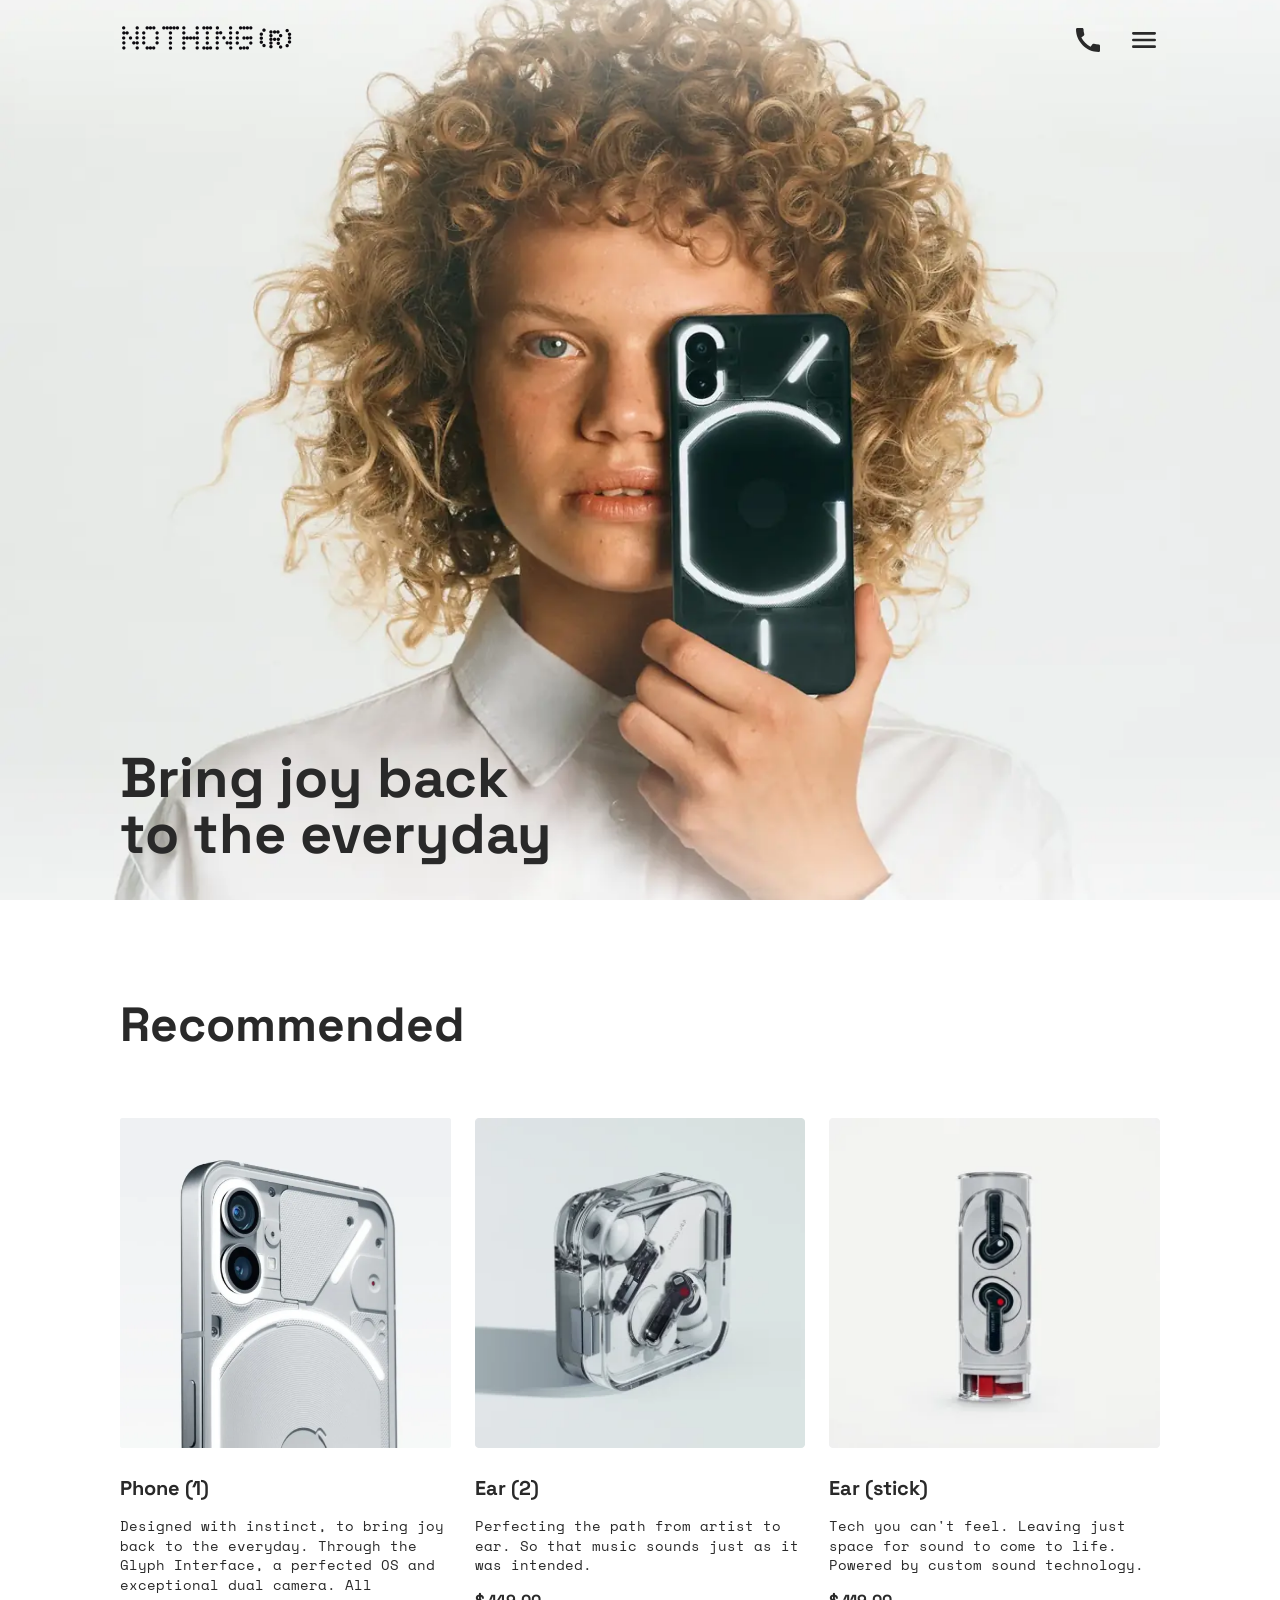
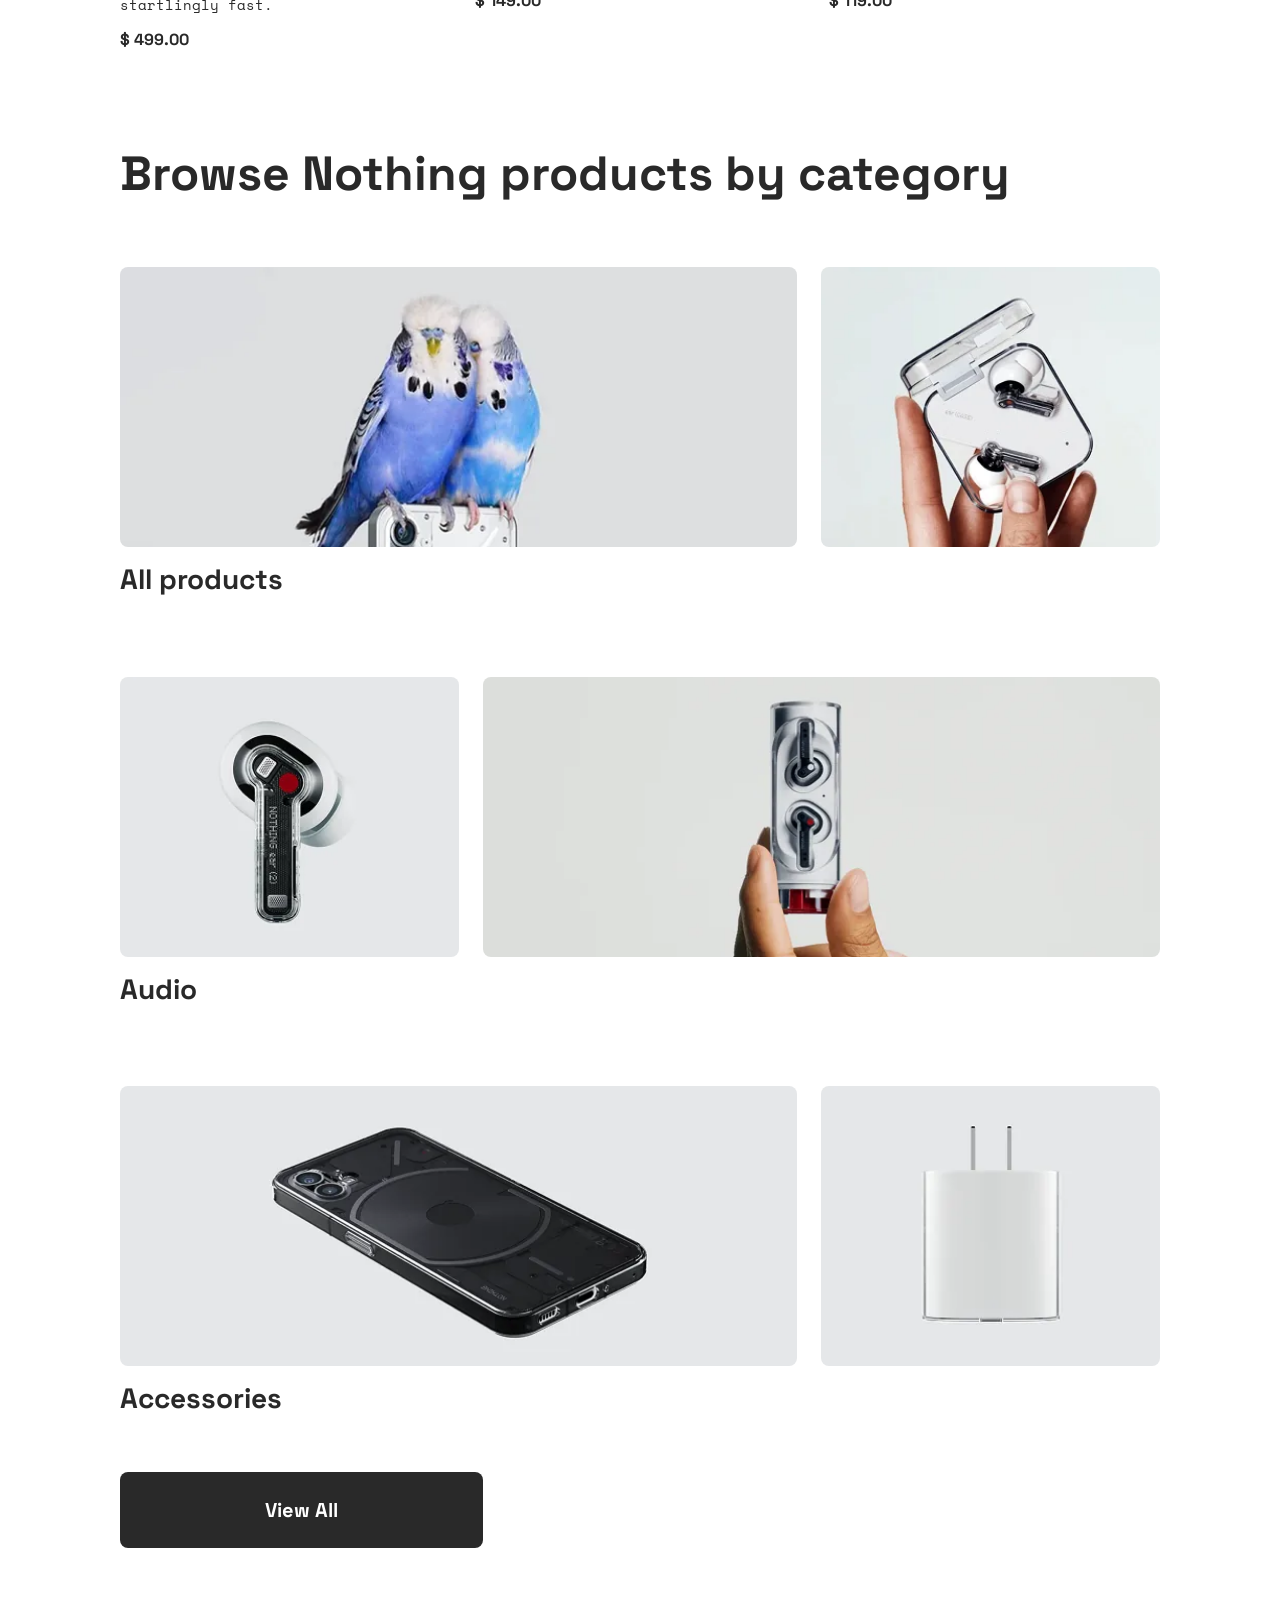
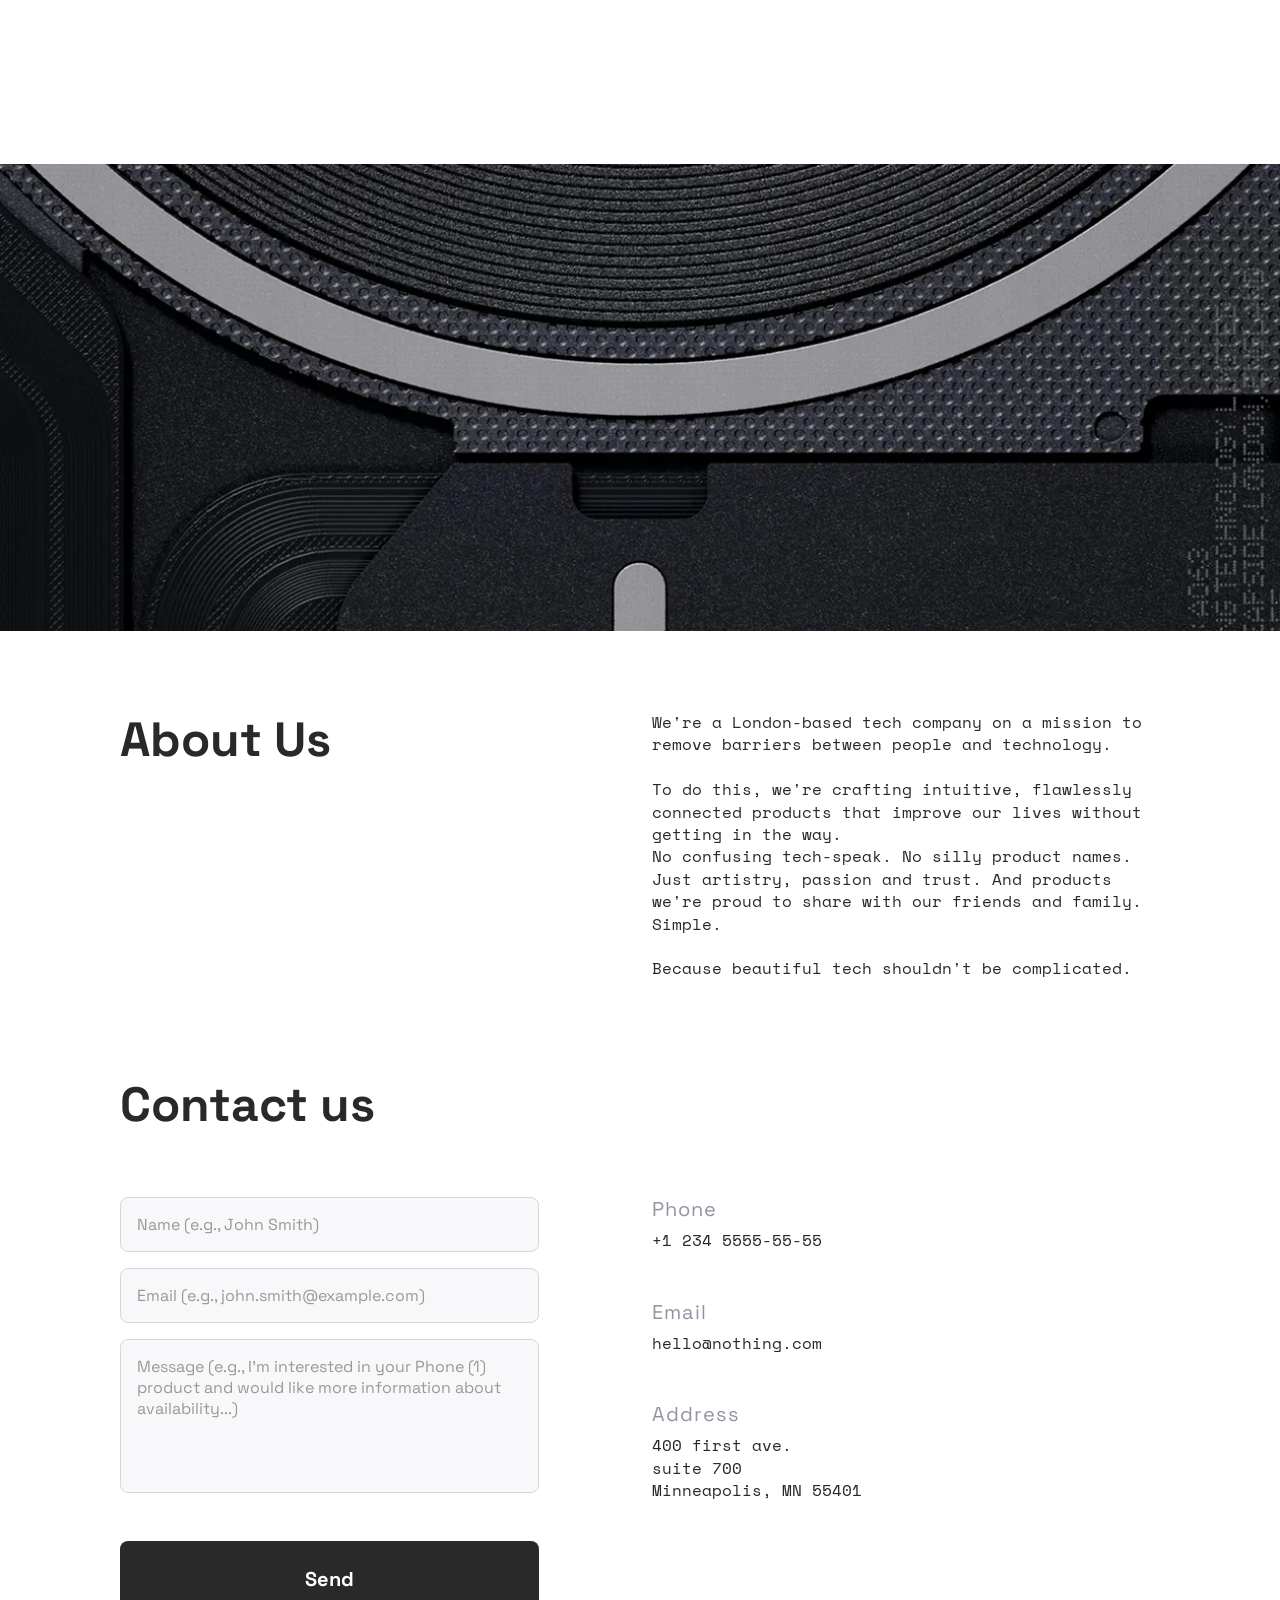
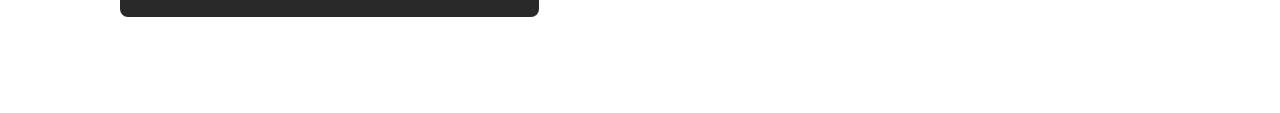
<file: index.html>
<!doctype html><html lang="en" class="page"><head><meta charset="utf-8"><meta name="viewport" content="width=device-width, initial-scale=1.0"><title>Nothing Online Store</title><link rel="icon" type="image/png" href="logo.074dcd51.png"><link rel="preload" as="image" href="background-mobile.a2f8990d.webp" fetchpriority="high"><link rel="preload" as="font" type="font/woff2" href="space-grotesk-latin.17d45361.woff2" crossorigin><link rel="stylesheet" href="index.c1f791de.css"><script src="index.cabb280d.js" defer></script></head><body class="page__body"> <header class="header"> <div class="top-bar"> <a href="#" alt="Logo of the company"> <img src="logo.074dcd51.png" alt="Logo of the company" width="172" height="24"> </a> <div class="top-bar__icons"> <a href="tel:+123455555555" class="icon phone--icon"> <span class="phone--icon__tooltip">+1 234 5555-55-55</span> </a> <a href="#menu" class="burger--icon icon"></a> </div> </div> <div class="header-bottom"></div> <h1 class="header-title"> Bring joy back <br> to the everyday </h1> </header> <aside class="menu page__menu" id="menu"> <div class="menu__top top-bar"> <a href="#" alt="Logo of the company"> <img src="logo.074dcd51.png" alt="Logo of the company" width="172" height="24"> </a> <a href="#" class="icon icon--close"></a> </div> <div class="menu__content"> <nav class="menu__nav nav"> <ul class="nav__list"> <li class="nav__item"> <a class="nav__link" href="#"> Home </a> </li> <li class="nav__item"> <a class="nav__link" href="#recommended"> Recommended </a> </li> <li class="nav__item"> <a class="nav__link" href="#categories"> Store </a> </li> <li class="nav__item"> <a class="nav__link" href="#login"> Login </a> </li> <li class="nav__item"> <a class="nav__link" href="#about"> About Us </a> </li> <li class="nav__item"> <a class="nav__link" href="#contacts"> Contacts </a> </li> </ul> </nav> <a href="tel:+123455555555" class="menu__phone-number"> +1 234 5555-55-55 </a> <a href="tel:+123455555555" class="menu__call-to-order"> Call to order </a> </div> </aside> <main class="main"> <section id="recommended" class="recommended"> <h2 class="section-title">Recommended</h2> <div class="recommended__products"> <article class="product"> <a href="#"> <picture> <source media="(min-width: 1260px)" srcset="Phone(1).a5aa045f.webp"> <source media="(min-width: 744px)" srcset="Phone(1).a63c8241.webp"> <img src="Phone(1).755f3a6e.webp" alt="Phone" class="product__photo" width="280" height="280" loading="lazy" decoding="async"> </picture> </a> <h3 class="product__title">Phone (1)</h3> <p class="product__description"> Designed with instinct, to bring joy back to the everyday. Through the Glyph Interface, a perfected OS and exceptional dual camera. All startlingly fast. </p> <p class="product__price">$ 499.00</p> </article> <article class="product"> <a href="#"> <picture> <source media="(min-width: 1260px)" srcset="Ear(2).ebf465b5.webp"> <source media="(min-width: 744px)" srcset="Ear(2).4c6be554.webp"> <img src="Ear(2).78d8d0b7.webp" alt="Ear (2)" class="product__photo" width="280" height="280" loading="lazy" decoding="async"> </picture> </a> <h3 class="product__title">Ear (2)</h3> <p class="product__description"> Perfecting the path from artist to ear. So that music sounds just as it was intended. </p> <p class="product__price">$ 149.00</p> </article> <article class="product"> <a href="#"> <picture> <source media="(min-width: 1260px)" srcset="Ear(stick).253a4227.webp"> <source media="(min-width: 744px)" srcset="Ear(stick).00a51aeb.webp"> <img src="Ear(stick).9cb5b276.webp" alt="Ear (stick)" class="product__photo" width="280" height="280" loading="lazy" decoding="async"> </picture> </a> <h3 class="product__title">Ear (stick)</h3> <p class="product__description"> Tech you can't feel. Leaving just space for sound to come to life. Powered by custom sound technology. </p> <p class="product__price">$ 119.00</p> </article> </div> </section> <section id="categories" class="categories"> <h2 class="section-title">Browse Nothing products by category</h2> <div class="categories__grid"> <article class="category"> <a href="#" class="category__link"> <div class="category__images"> <img src="all-products-1.67648f8a.webp" alt="All products" class="category__image category__image--large" width="672" height="324" loading="lazy" decoding="async"> <img src="all-products-2.66830a2c.webp" alt="All products" class="category__image category__image--small" width="324" height="324" loading="lazy" decoding="async"> </div> <h3 class="category__title">All products</h3> </a> </article> <article class="category"> <a href="#" class="category__link"> <div class="category__images"> <img src="audio-1.bb179431.webp" alt="Audio products" class="category__image category__image--large" width="324" height="324" loading="lazy" decoding="async"> <img src="audio-2.83bed8e4.webp" alt="Audio products" class="category__image category__image--small" width="672" height="324" loading="lazy" decoding="async"> </div> <h3 class="category__title">Audio</h3> </a> </article> <article class="category"> <a href="#" class="category__link"> <div class="category__images"> <img src="accessories-1.71175775.webp" alt="Accessories" class="category__image category__image--large" width="672" height="324" loading="lazy" decoding="async"> <img src="accessories-2.3299da1e.webp" alt="Accessories" class="category__image category__image--small" width="324" height="324" loading="lazy" decoding="async"> </div> <h3 class="category__title">Accessories</h3> </a> </article> </div> <div class="categories__button-container"> <button class="categories__view-all-btn">View All</button> </div> </section> <div class="footer-image"> <img src="footer_img.dfc6afe5.webp" alt="Footer image" class="footer-image__img" width="1260" height="460" loading="lazy" decoding="async"> </div> <section id="about" class="about"> <h2 class="about__title section-title">About Us</h2> <p class="about__text"> We're a London-based tech company on a mission to remove barriers between people and technology. <br> <br> To do this, we're crafting intuitive, flawlessly connected products that improve our lives without getting in the way. <br> No confusing tech-speak. No silly product names. Just artistry, passion and trust. And products we're proud to share with our friends and family. Simple. <br> <br> Because beautiful tech shouldn't be complicated. </p> </section> <section id="contacts" class="contacts"> <h2 class="section-title">Contact us</h2> <div class="contacts__container"> <div class="contacts__form-section"> <form class="contacts__form" onsubmit="this.reset(); return false;"> <input type="text" placeholder="Name (e.g., John Smith)" class="contacts__input" required> <input type="email" placeholder="Email (e.g., john.smith@example.com)" class="contacts__input" required> <textarea placeholder="Message (e.g., I'm interested in your Phone (1) product and would like more information about availability...)" class="contacts__textarea" required></textarea> <button type="submit" class="contacts__submit-btn"> Send </button> </form> </div> <div class="contacts__info"> <div class="contacts__info-item"> <h3 class="contacts__info-title">Phone</h3> <p class="contacts__info-text"> <a href="tel:+123455555555">+1 234 5555-55-55</a> </p> </div> <div class="contacts__info-item"> <h3 class="contacts__info-title">Email</h3> <p class="contacts__info-text"> <a href="mailto:hello@nothing.com">hello@nothing.com</a> </p> </div> <div class="contacts__info-item"> <h3 class="contacts__info-title">Address</h3> <p class="contacts__info-text"> <a href="https://maps.app.goo.gl/wAcZSPvhqF9N4bVDA" target="_blank"> 400 first ave. <br> suite 700 <br> Minneapolis, MN 55401 </a> </p> </div> </div> </div> </section> </main> <footer></footer> </body></html>
</file>
<file: index.c1f791de.css>
@font-face{font-family:Space Grotesk;font-style:normal;font-weight:300 700;font-display:swap;src:url(space-grotesk-latin.17d45361.woff2)format("woff2");unicode-range:U+??,U+131,U+152-153,U+2BB-2BC,U+2C6,U+2DA,U+2DC,U+304,U+308,U+329,U+2000-206F,U+20AC,U+2122,U+2191,U+2193,U+2212,U+2215,U+FEFF,U+FFFD}@font-face{font-family:Space Mono;font-style:normal;font-weight:400;font-display:swap;src:url(space-mono-400-latin.ad848311.woff2)format("woff2");unicode-range:U+??,U+131,U+152-153,U+2BB-2BC,U+2C6,U+2DA,U+2DC,U+304,U+308,U+329,U+2000-206F,U+20AC,U+2122,U+2191,U+2193,U+2212,U+2215,U+FEFF,U+FFFD}@font-face{font-family:Space Mono;font-style:normal;font-weight:700;font-display:swap;src:url(space-mono-700-latin.a2075a26.woff2)format("woff2");unicode-range:U+??,U+131,U+152-153,U+2BB-2BC,U+2C6,U+2DA,U+2DC,U+304,U+308,U+329,U+2000-206F,U+20AC,U+2122,U+2191,U+2193,U+2212,U+2215,U+FEFF,U+FFFD}.page{color:#292929;scroll-behavior:smooth;overflow-x:hidden}.page:has(.page__menu:target){overflow:hidden}.page__body{min-width:320px;margin:0}.page__menu{opacity:0;pointer-events:none;transition:all .3s;position:fixed;top:0;left:0;right:0;transform:translate(-100%)}.page__menu:target{opacity:1;pointer-events:all;transform:translate(0)}.header{background-image:url(background-mobile.a2f8990d.webp);background-position:50%;background-size:cover;-ms-flex-direction:column;flex-direction:column;-ms-flex-pack:justify;justify-content:space-between;height:100vh;display:-ms-flexbox;display:flex}.header-top{-ms-flex-pack:justify;justify-content:space-between;-ms-flex-align:center;align-items:center;padding:24px 20px;display:-ms-flexbox;display:flex}.header-title{font-optical-sizing:auto;letter-spacing:0;padding-left:20px;padding-right:20px;font-family:Space Grotesk,sans-serif;font-size:36px;font-style:normal;font-weight:700;line-height:100%}@media (min-width:576px){.header-title{padding-left:72px;padding-right:72px}}@media (min-width:1024px){.header-title{padding-left:120px;padding-right:120px}}@media (min-width:576px){.header-title{font-size:48px}}@media (min-width:1024px){.header-title{font-size:56px}}.top-bar{-ms-flex-pack:justify;justify-content:space-between;-ms-flex-align:center;align-items:center;padding:24px 20px;display:-ms-flexbox;display:flex}@media (min-width:576px){.top-bar{padding-left:72px;padding-right:72px}}@media (min-width:1024px){.top-bar{padding-left:120px;padding-right:120px}}.top-bar__icons{gap:24px;display:-ms-flexbox;display:flex}.icon{background-repeat:no-repeat;background-size:contain;transition:transform .3s;display:block}.icon:hover{transform:scale(1.1)}.phone--icon{background-image:url(Icon-Phone-call.657af3f4.svg);width:24px;height:24px;position:relative}@media (min-width:1024px){.phone--icon{width:32px;height:32px}}.phone--icon__tooltip{display:none}@media (min-width:1024px){.phone--icon__tooltip{color:#292929;white-space:nowrap;opacity:0;visibility:hidden;z-index:10;font-family:Space Grotesk,sans-serif;font-size:12px;font-weight:700;transition:all .3s;display:block;position:absolute;top:50%;right:calc(100% + 12px);transform:translateY(-50%)translate(10px)}.phone--icon:hover .phone--icon__tooltip{opacity:1;visibility:visible;transform:translateY(-50%)translate(0)}}.burger--icon{background-image:url(Icon-Burger-menu.bd10eb8f.svg);width:24px;height:24px;transition:transform .3s}.burger--icon:hover{background-image:url(Icon-Burger-menu-hover.9d6e516e.svg);transform:scale(1.1)}@media (min-width:1024px){.burger--icon{width:32px;height:32px}}.icon--close{background-image:url(Icon-Close.fe83f8f3.png);width:24px;height:24px}@media (min-width:1024px){.icon--close{width:32px;height:32px}}.menu{background-color:#e5e6e8;background-position:50%;background-size:cover;height:100vh;font-weight:700}.menu__call-to-order{color:inherit;letter-spacing:2px;border-bottom:1px solid #292929;width:fit-content;padding-bottom:7px;font-family:Space Grotesk,sans-serif;font-weight:700;line-height:140%;text-decoration:none;display:block}.menu__phone-number{color:inherit;margin-bottom:16px;font-family:Space Grotesk,sans-serif;font-size:16px;line-height:140%;text-decoration:none;display:block}.menu__nav{margin-bottom:48px}.menu__content{padding-left:20px;padding-right:20px}@media (min-width:576px){.menu__content{padding-left:72px;padding-right:72px}}@media (min-width:1024px){.menu__content{padding-left:120px;padding-right:120px}}.menu__top{margin-bottom:32px}.nav__list{-ms-flex-direction:column;flex-direction:column;gap:32px;margin:0;padding:0;font-family:Space Grotesk,sans-serif;list-style:none;display:-ms-flexbox;display:flex}.nav__link{color:inherit;letter-spacing:2px;font-size:22px;font-weight:700;line-height:22px;text-decoration:none;position:relative}.nav__link:after{content:"";transform-origin:0;background-color:#292929;width:100%;height:1px;transition:transform .3s;display:block;position:absolute;bottom:-8px;transform:scale(0)}.nav__link:hover:after{transform:scale(1)}.section-title{letter-spacing:0;text-align:left;margin:0 0 48px;font-family:Space Grotesk,sans-serif;font-size:32px;font-weight:700;line-height:1.2}@media (min-width:576px){.section-title{margin-bottom:64px;font-size:40px}}@media (min-width:1024px){.section-title{font-size:48px}}.recommended__products{gap:40px;display:grid}@media (min-width:576px){.recommended__products{grid-template-columns:repeat(3,1fr);gap:40px 24px}}@media (min-width:1024px){.recommended__products{gap:48px 24px}}.product a{text-decoration:none;display:block}.product picture{width:100%;margin-bottom:24px;display:block}.product__photo{width:100%;height:auto;transition:transform .3s}.product__photo:hover{transform:scale(1.05)}.product__title{color:#292929;margin:0 0 16px;font-family:Space Grotesk,sans-serif;font-size:20px;font-weight:700;line-height:1.2}.product__description{color:#292929;margin:0 0 16px;font-family:Space Mono,monospace;font-size:14px;line-height:1.4}.product__price{color:#292929;margin:0;font-family:Space Grotesk,sans-serif;font-size:16px;font-weight:700;line-height:1.2}.categories__grid{gap:48px;display:grid}@media (min-width:576px){.categories__grid{gap:64px}}@media (min-width:1024px){.categories__grid{gap:80px}}.categories__button-container{margin-top:40px}@media (min-width:576px){.categories__button-container{margin-top:56px}}@media (min-width:1024px){.categories__button-container{margin-top:56px}}.categories__view-all-btn{color:#fff;text-align:center;cursor:pointer;background-color:#292929;border:2px solid transparent;border-radius:8px;width:100%;padding:16px 24px;font-family:Space Grotesk,sans-serif;font-size:16px;font-weight:700;line-height:1.2}@media (min-width:576px){.categories__view-all-btn{width:100%;padding:20px 32px;font-size:18px}}@media (min-width:1024px){.categories__view-all-btn{width:calc(33.33% + 16px);padding:24px 40px;font-size:20px}}.categories__view-all-btn:hover{color:#292929;background-color:#f8f8fa;border:2px solid #f0f1f4;transition:all .3s}.categories__view-all-btn:active{color:#fff;background-color:#111;border:2px solid transparent}.category__link{color:inherit;text-decoration:none;display:block}.category__images{grid-template-columns:1fr 1fr;gap:20px;margin-bottom:16px;display:grid}@media (min-width:576px){.category__images{grid-template-rows:240px;grid-template-columns:2fr 1fr;gap:24px}}@media (min-width:1024px){.category__images{grid-template-rows:280px;grid-template-columns:2fr 1fr;gap:24px}}@media (min-width:576px){.category:nth-child(2) .category__images{grid-template-columns:1fr 2fr}}@media (min-width:1024px){.category:nth-child(2) .category__images{grid-template-columns:1fr 2fr}}.category__image{aspect-ratio:4/3;object-fit:cover;object-position:center;border-radius:8px;width:100%;transition:transform .3s}.category__image:hover{transform:scale(1.05)}@media (min-width:576px){.category__image{aspect-ratio:unset;height:100%}}@media (min-width:1024px){.category__image{aspect-ratio:unset;height:100%}}.category__image--large{grid-column:1}@media (min-width:576px){.category__image--large{grid-column:1}}@media (min-width:1024px){.category__image--large{grid-column:1}}.category__image--small{grid-column:2}@media (min-width:576px){.category__image--small{grid-column:2}}@media (min-width:1024px){.category__image--small{grid-column:2}}.category__title{color:#292929;text-align:left;margin:0;font-family:Space Grotesk,sans-serif;font-size:20px;font-weight:700;line-height:1.2}@media (min-width:576px){.category__title{font-size:24px}}@media (min-width:1024px){.category__title{font-size:28px}}.footer-image{margin:96px -20px}@media (min-width:576px){.footer-image{margin:120px -72px}}@media (min-width:1024px){.footer-image{margin-left:-120px;margin-right:-120px}}.footer-image__img{width:100%;height:auto;display:block}.about{grid-template-columns:repeat(2,1fr);gap:20px;margin-top:-144px;display:grid}@media (min-width:576px){.about{grid-template-columns:repeat(6,1fr);gap:24px;margin-top:-136px}}@media (min-width:1024px){.about{grid-template-columns:repeat(12,1fr);gap:24px;margin-top:-136px}}.about__title{grid-column:1/-1;margin-bottom:24px}@media (min-width:576px){.about__title{grid-column:1/4;margin-bottom:0}}@media (min-width:1024px){.about__title{grid-column:1/7;margin-bottom:0}}.about__text{grid-column:1/-1;margin:0;font-family:Space Mono,monospace;font-size:16px;font-weight:400;line-height:1.4}@media (min-width:576px){.about__text{grid-column:4/7}}@media (min-width:1024px){.about__text{grid-column:7/13}}.contacts__container{gap:20px;display:grid}@media (min-width:576px){.contacts__container{grid-template-columns:repeat(6,1fr);gap:24px}}@media (min-width:1024px){.contacts__container{grid-template-columns:repeat(12,1fr);gap:24px}}.contacts__form-section{grid-column:1/-1}@media (min-width:576px){.contacts__form-section{grid-column:1/-1}}@media (min-width:1024px){.contacts__form-section{grid-column:1/6}}.contacts__info{grid-column:1/-1;margin-top:48px}@media (min-width:576px){.contacts__info{grid-column:1/-1;margin-top:80px}}@media (min-width:1024px){.contacts__info{grid-column:7/-1;margin-top:0}}.contacts__form{-ms-flex-direction:column;flex-direction:column;gap:16px;display:-ms-flexbox;display:flex}.contacts__textarea{resize:none;min-height:120px}.contacts__input,.contacts__textarea{color:#292929;background-color:#f8f8fa;border:1px solid #d5d7de;border-radius:8px;padding:16px;font-family:Space Grotesk,sans-serif;font-size:16px}.contacts__input::placeholder{color:#999}.contacts__input::placeholder{color:#999}.contacts__textarea::placeholder{color:#999}.contacts__textarea::placeholder{color:#999}.contacts__input:focus,.contacts__textarea:focus{border-color:#292929;outline:none}.contacts__input:-webkit-autofill{-webkit-text-fill-color:#292929;caret-color:#292929;transition:background-color 5000000s ease-in-out}.contacts__input:-webkit-autofill:hover{-webkit-text-fill-color:#292929;caret-color:#292929;transition:background-color 5000000s ease-in-out}.contacts__input:-webkit-autofill:focus{-webkit-text-fill-color:#292929;caret-color:#292929;transition:background-color 5000000s ease-in-out}.contacts__textarea:-webkit-autofill{-webkit-text-fill-color:#292929;caret-color:#292929;transition:background-color 5000000s ease-in-out}.contacts__textarea:-webkit-autofill:hover{-webkit-text-fill-color:#292929;caret-color:#292929;transition:background-color 5000000s ease-in-out}.contacts__textarea:-webkit-autofill:focus{-webkit-text-fill-color:#292929;caret-color:#292929;transition:background-color 5000000s ease-in-out}.contacts__submit-btn{color:#fff;text-align:center;cursor:pointer;background-color:#292929;border:2px solid transparent;border-radius:8px;width:100%;margin-top:32px;padding:16px 24px;font-family:Space Grotesk,sans-serif;font-size:16px;font-weight:700;line-height:1.2}@media (min-width:576px){.contacts__submit-btn{padding:20px 32px;font-size:18px}}@media (min-width:1024px){.contacts__submit-btn{padding:24px 40px;font-size:20px}}.contacts__submit-btn:hover{color:#292929;background-color:#f8f8fa;border:2px solid #f0f1f4;transition:all .3s}.contacts__submit-btn:active{color:#fff;background-color:#111;border:2px solid transparent}.contacts__info-item{margin-bottom:32px}.contacts__info-item:last-child{margin-bottom:0}@media (min-width:576px){.contacts__info-item{margin-bottom:40px}}@media (min-width:1024px){.contacts__info-item{margin-bottom:48px}}.contacts__info-title{letter-spacing:1px;color:#9393a3;margin:0 0 8px;font-family:Space Grotesk,sans-serif;font-size:14px;font-weight:400;line-height:1.2}@media (min-width:576px){.contacts__info-title{font-size:18px}}@media (min-width:1024px){.contacts__info-title{font-size:20px}}.contacts__info-text{color:#292929;margin:0;font-family:Space Mono,monospace;font-size:14px;line-height:1.4}@media (min-width:576px){.contacts__info-text{font-size:16px}}@media (min-width:1024px){.contacts__info-text{font-size:16px}}.contacts__info-text a{color:inherit;text-decoration:none}.contacts__info-text a:hover{text-decoration:underline}.main{row-gap:96px;padding:96px 20px;display:grid}@media (min-width:576px){.main{padding-left:72px;padding-right:72px}}@media (min-width:1024px){.main{padding-left:120px;padding-right:120px}}
/*# sourceMappingURL=index.c1f791de.css.map */
</file>
